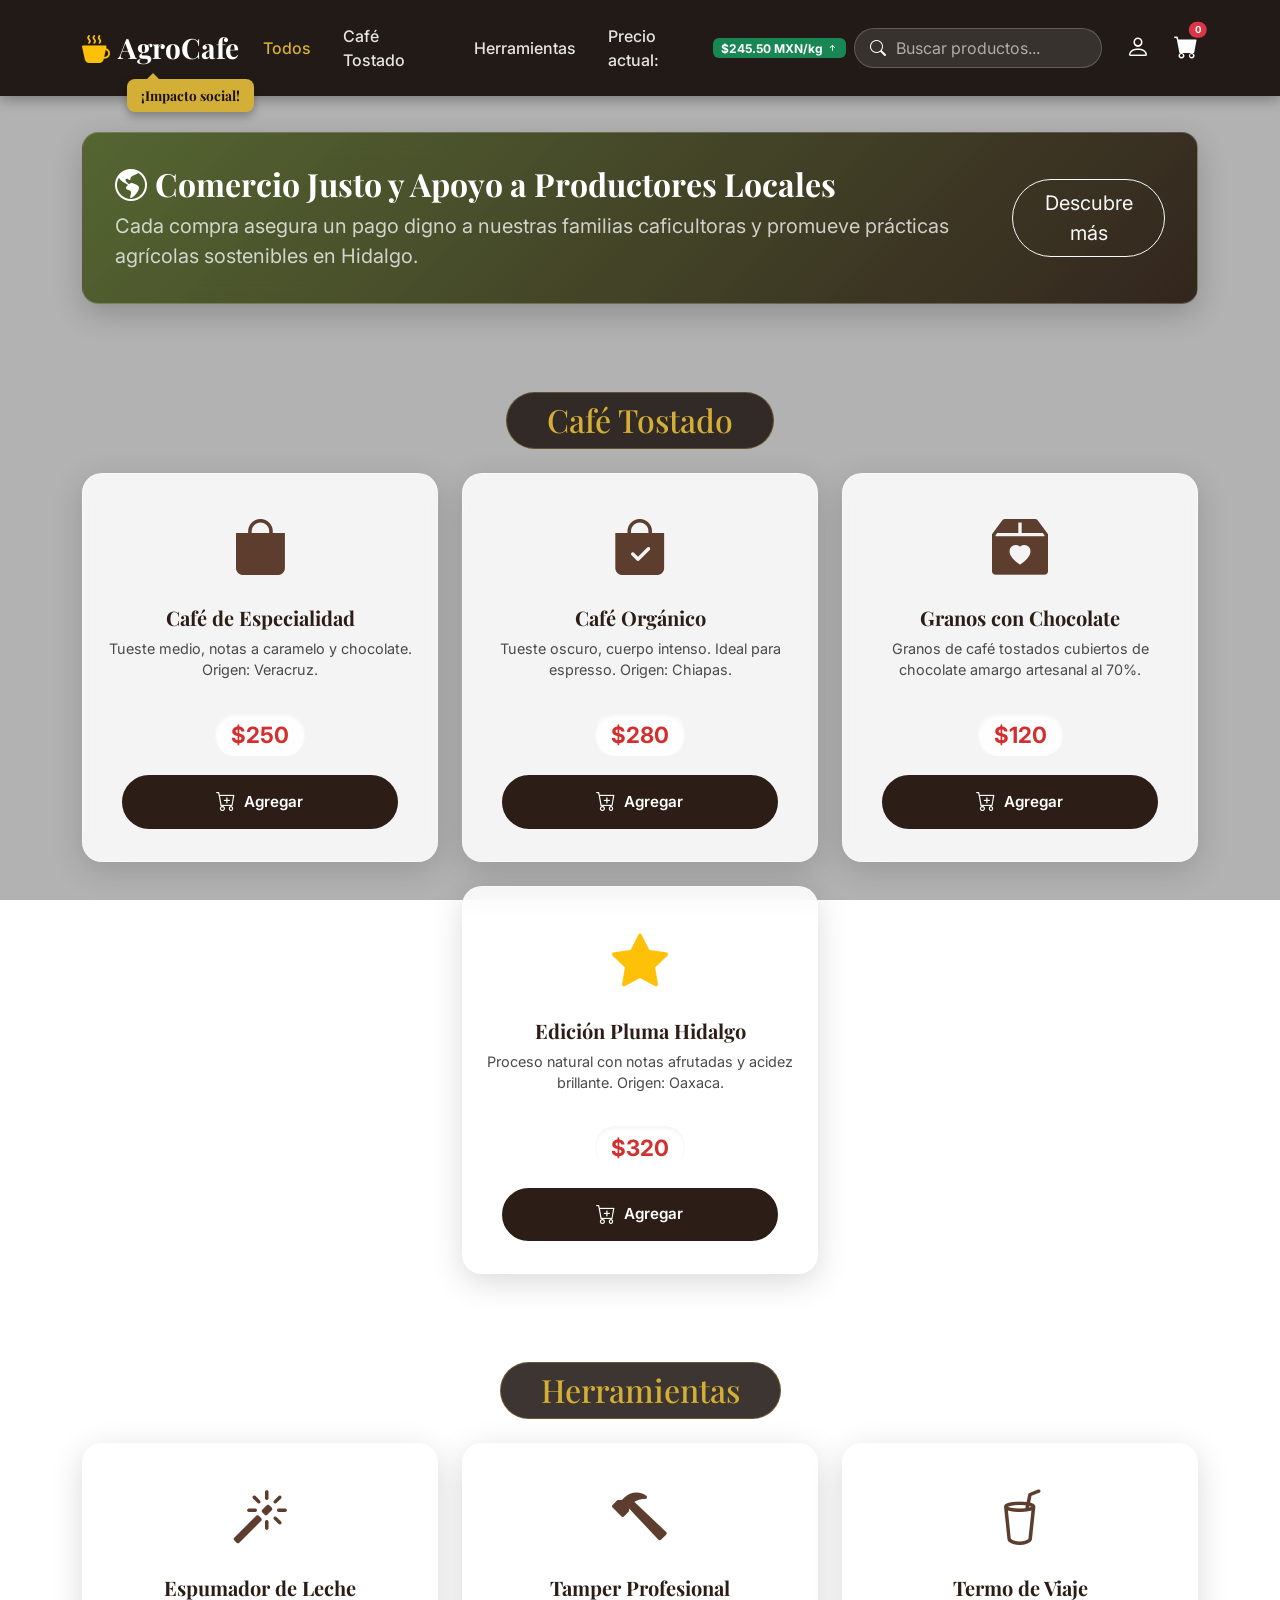
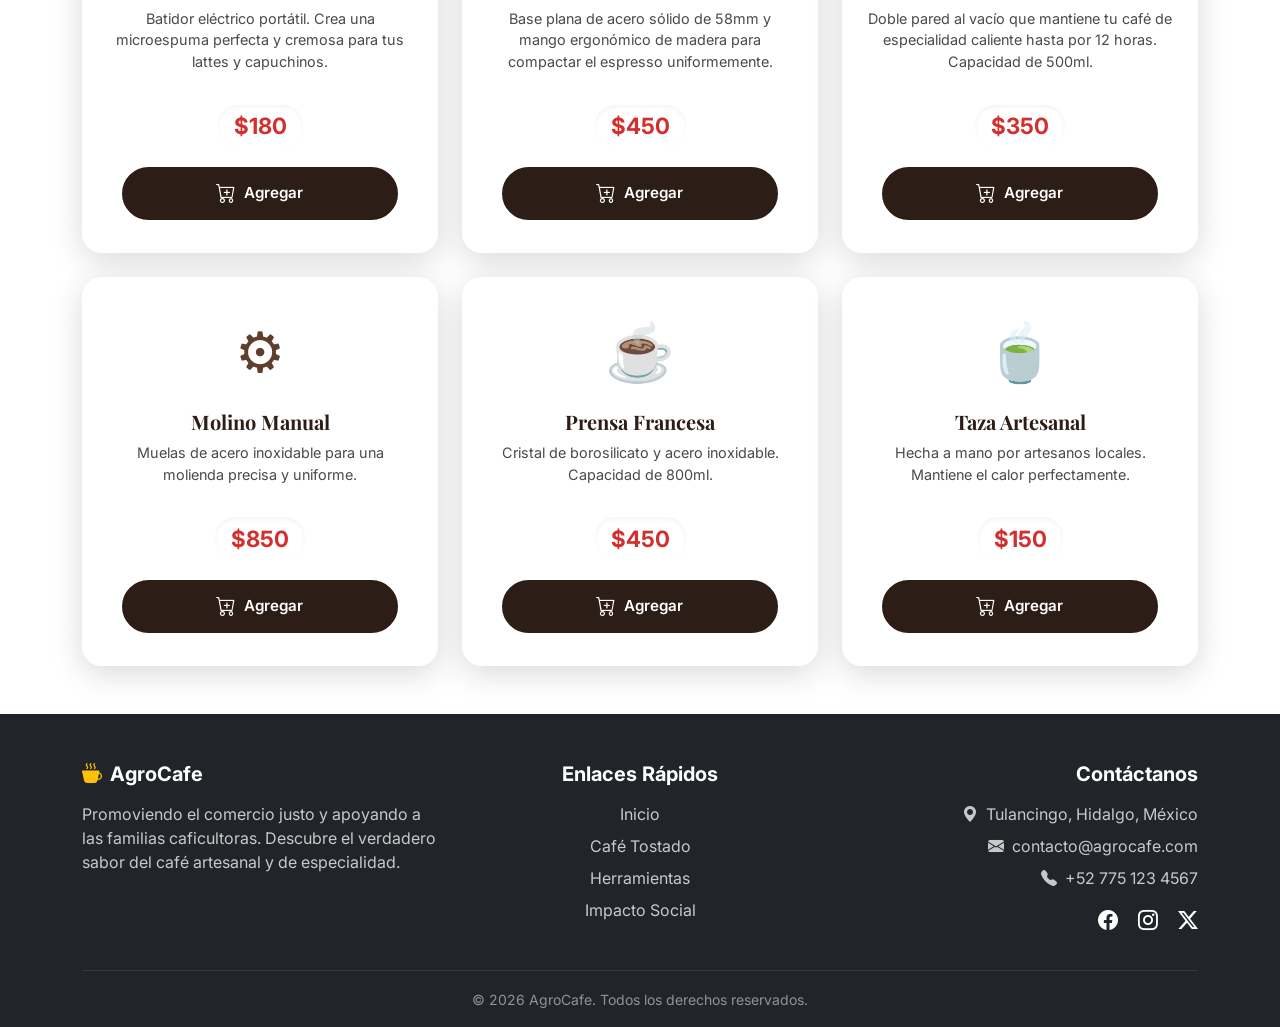
<file: index.html>
<!DOCTYPE html>
<html lang="es">

<head>
    <meta charset="utf-8">
    <meta name="viewport" content="width=device-width, initial-scale=1">
    <title>AgroOfelia | Café y Comercio Justo</title>
    <link rel="icon" href="img/coffee-bean.ico" type="image/jpg" />
    <link href="https://cdn.jsdelivr.net/npm/bootstrap@5.3.2/dist/css/bootstrap.min.css" rel="stylesheet">
    <link rel="preconnect" href="https://fonts.googleapis.com">
    <link rel="preconnect" href="https://fonts.gstatic.com" crossorigin>
    <link href="https://fonts.googleapis.com/css2?family=Playfair+Display:wght@600;700&family=Inter:wght@400;500;600&display=swap" rel="stylesheet">
    <link rel="stylesheet" href="https://cdn.jsdelivr.net/npm/bootstrap-icons@1.11.1/font/bootstrap-icons.css">
    <link rel="stylesheet" href="style/AgroCafe.css">
</head>

<body>
    <div class="bg-overlay"></div>
    <header id="inicio">
        <nav class="navbar navbar-expand-lg navbar-dark navbar-custom py-3 fixed-top">
            <div class="container">
                <!-- Marca -->
                <a class="navbar-brand fs-3 fw-bold position-relative" href="#" onclick="window.location.href='impacto Social.html'" style="cursor: pointer;">
                    <i class="bi bi-cup-hot-fill text-warning me-2"></i>AgroCafe
                    <span class="burbuja-historia">¡Impacto social!</span>
                </a>

                <!-- Botón móvil -->
                <button class="navbar-toggler" type="button" data-bs-toggle="collapse" data-bs-target="#navbarContenido" aria-controls="navbarContenido" aria-expanded="false" aria-label="Navegación móvil">
                    <span class="navbar-toggler-icon"></span>
                </button>

                <!-- Enlaces y Controles -->
                <div class="collapse navbar-collapse" id="navbarContenido">
                    <ul class="navbar-nav mx-auto mb-2 mb-lg-0 gap-3 align-items-lg-center">
                        <li class="nav-item">
                            <a class="nav-link active" href="#" onclick="filtrarCategoria('Todos')">Todos</a>
                        </li>
                        <li class="nav-item">
                            <a class="nav-link" href="#cafe-tostado" onclick="filtrarCategoria('Café Tostado')">Café Tostado</a>
                        </li>
                        <li class="nav-item">
                            <a class="nav-link" href="#herramientas" onclick="filtrarCategoria('Herramientas')">Herramientas</a>
                        </li>
                        
                        <!-- PRECIO ACTUAL CON INDICADOR DINÁMICO -->
                        <li class="nav-item">
                            <a class="nav-link d-flex align-items-center gap-1" href="https://mx.investing.com/commodities/us-coffee-c" target="_blank" title="Ver cotización de mercado">
                                Precio actual: 
                                <span id="precio-cafe-ticker" class="badge bg-success ms-1 fs-7">
                                    $245.50 MXN/kg <i class="bi bi-arrow-up-short"></i>
                                </span>
                            </a>
                        </li>
                    </ul>

                    <!-- Buscador, Usuario y Carrito -->
                    <div class="d-flex align-items-center gap-4">
                        <div class="search-wrapper">
                            <i class="bi bi-search text-white"></i>
                            <input type="search" id="buscador" placeholder="Buscar productos..." onkeyup="buscarProducto()">
                        </div>

                        <!-- Icono de Registro/Perfil -->
                        <a href="registro.html" class="text-white" aria-label="Registrarse o Iniciar sesión" title="Registro / Perfil">
                            <i class="bi bi-person fs-4"></i>
                        </a>

                        <!-- Botón que abre el carrito -->
                        <a href="#ventanaCarrito" data-bs-toggle="offcanvas" role="button" aria-controls="ventanaCarrito" class="text-white position-relative" aria-label="Carrito de compras" title="Carrito" style="cursor: pointer;">
                            <i class="bi bi-cart-fill fs-4"></i>
                            <span id="contador-carrito" class="position-absolute top-0 start-100 translate-middle badge rounded-pill bg-danger" style="font-size: 0.6rem;">
                                0
                            </span>
                        </a>
                    </div>
                </div>
            </div>
        </nav>
    </header>
    
    <main class="container" style="margin-top: 100px; flex-grow: 1;">
        <!-- Banner de Impacto Social -->
        <section id="impacto" class="social-banner text-center text-md-start d-flex flex-column flex-md-row align-items-center justify-content-between mb-5">
            <div class="mb-3 mb-md-0">
                <h2 class="fw-bold mb-2"><i class="bi bi-globe-americas me-2"></i>Comercio Justo y Apoyo a Productores Locales</h2>
                <p class="mb-0 fs-5 opacity-75">Cada compra asegura un pago digno a nuestras familias caficultoras y promueve prácticas agrícolas sostenibles en Hidalgo.</p>
            </div>
            <button class="btn btn-outline-light btn-lg rounded-pill px-4" onclick="window.location.href='comercioJusto.html'">Descubre más</button>
        </section>

        <!-- Mensaje sin resultados -->
        <div id="sin-resultado" class="alert alert-warning text-center fw-bold d-none shadow-sm" role="alert">
            <i class="bi bi-emoji-frown me-2"></i> No existen productos con ese nombre.
        </div>

        <section class="catalogo pb-5">

            <!-- Categoría: Café Tostado -->
            <div class="text-center categoria-seccion" data-categoria="Café Tostado">
                <h2 id="cafe-tostado" class="category-title">Café Tostado</h2>
                <div class="row g-4 justify-content-center">

                    <div class="col-12 col-md-6 col-lg-4 producto-item" data-nombre="Café de Especialidad Tueste Medio">
                        <article class="glass-card">
                            <div class="icono"><i class="bi bi-bag-fill"></i></div>
                            <h3>Café de Especialidad</h3>
                            <p>Tueste medio, notas a caramelo y chocolate. Origen: Veracruz.</p>
                            <span class="precio">$250</span>
                            <button class="btn-agregar" onclick="agregarAlCarrito(this)">
                                <i class="bi bi-cart-plus fs-5 me-2"></i> Agregar
                            </button>
                        </article>
                    </div>

                    <div class="col-12 col-md-6 col-lg-4 producto-item" data-nombre="Café Orgánico Tueste Oscuro">
                        <article class="glass-card">
                            <div class="icono"><i class="bi bi-bag-check-fill"></i></div>
                            <h3>Café Orgánico</h3>
                            <p>Tueste oscuro, cuerpo intenso. Ideal para espresso. Origen: Chiapas.</p>
                            <span class="precio">$280</span>
                            <button class="btn-agregar" onclick="agregarAlCarrito(this)">
                                <i class="bi bi-cart-plus fs-5 me-2"></i> Agregar
                            </button>
                        </article>
                    </div>

                    <div class="col-12 col-md-6 col-lg-4 producto-item" data-nombre="Granos con Chocolate">
                        <article class="glass-card">
                            <div class="icono"><i class="bi bi-box2-heart-fill"></i></div>
                            <h3>Granos con Chocolate</h3>
                            <p>Granos de café tostados cubiertos de chocolate amargo artesanal al 70%.</p>
                            <span class="precio">$120</span>
                            <button class="btn-agregar" onclick="agregarAlCarrito(this)">
                                <i class="bi bi-cart-plus fs-5 me-2"></i> Agregar
                            </button>
                        </article>
                    </div>
                    
                    <div class="col-12 col-md-6 col-lg-4 producto-item" data-nombre="Café Edición Pluma Hidalgo">
                        <article class="glass-card">
                            <div class="icono"><i class="bi bi-star-fill text-warning"></i></div>
                            <h3>Edición Pluma Hidalgo</h3>
                            <p>Proceso natural con notas afrutadas y acidez brillante. Origen: Oaxaca.</p>
                            <span class="precio">$320</span>
                            <button class="btn-agregar" onclick="agregarAlCarrito(this)">
                                <i class="bi bi-cart-plus fs-5 me-2"></i> Agregar
                            </button>
                        </article>
                    </div>

                </div>
            </div>

            <!-- Categoría: Herramientas y Accesorios -->
            <div class="text-center categoria-seccion mt-5" data-categoria="Herramientas">
                <h2 id="herramientas" class="category-title">Herramientas</h2>
                <div class="row g-4 justify-content-center">
                    <div class="col-12 col-md-6 col-lg-4 producto-item" data-nombre="Espumador de Leche Portátil">
                        <article class="glass-card">
                            <div class="icono"><i class="bi bi-magic"></i></div>
                            <h3>Espumador de Leche</h3>
                            <p>Batidor eléctrico portátil. Crea una microespuma perfecta y cremosa para tus lattes y capuchinos.</p>
                            <span class="precio">$180</span>
                            <button class="btn-agregar" onclick="agregarAlCarrito(this)">
                                <i class="bi bi-cart-plus fs-5 me-2"></i> Agregar
                            </button>
                        </article>
                    </div>

                    <div class="col-12 col-md-6 col-lg-4 producto-item" data-nombre="Tamper de Acero Inoxidable">
                        <article class="glass-card">
                            <div class="icono"><i class="bi bi-hammer"></i></div>
                            <h3>Tamper Profesional</h3>
                            <p>Base plana de acero sólido de 58mm y mango ergonómico de madera para compactar el espresso uniformemente.</p>
                            <span class="precio">$450</span>
                            <button class="btn-agregar" onclick="agregarAlCarrito(this)">
                                <i class="bi bi-cart-plus fs-5 me-2"></i> Agregar
                            </button>
                        </article>
                    </div>

                    <div class="col-12 col-md-6 col-lg-4 producto-item" data-nombre="Termo Metálico de Viaje">
                        <article class="glass-card">
                            <div class="icono"><i class="bi bi-cup-straw"></i></div>
                            <h3>Termo de Viaje</h3>
                            <p>Doble pared al vacío que mantiene tu café de especialidad caliente hasta por 12 horas. Capacidad de 500ml.</p>
                            <span class="precio">$350</span>
                            <button class="btn-agregar" onclick="agregarAlCarrito(this)">
                                <i class="bi bi-cart-plus fs-5 me-2"></i> Agregar
                            </button>
                        </article>
                    </div>

                    <div class="col-12 col-md-6 col-lg-4 producto-item" data-nombre="Molino Manual de Acero">
                        <article class="glass-card">
                            <div class="icono">⚙</div>
                            <h3>Molino Manual</h3>
                            <p>Muelas de acero inoxidable para una molienda precisa y uniforme.</p>
                            <span class="precio">$850</span>
                            <button class="btn-agregar" onclick="agregarAlCarrito(this)">
                                <i class="bi bi-cart-plus fs-5 me-2"></i> Agregar
                            </button>
                        </article>
                    </div>

                    <div class="col-12 col-md-6 col-lg-4 producto-item" data-nombre="Prensa Francesa">
                        <article class="glass-card">
                            <div class="icono">☕</div>
                            <h3>Prensa Francesa</h3>
                            <p>Cristal de borosilicato y acero inoxidable. Capacidad de 800ml.</p>
                            <span class="precio">$450</span>
                            <button class="btn-agregar" onclick="agregarAlCarrito(this)">
                                <i class="bi bi-cart-plus fs-5 me-2"></i> Agregar
                            </button>
                        </article>
                    </div>

                    <div class="col-12 col-md-6 col-lg-4 producto-item" data-nombre="Taza de Cerámica Artesanal">
                        <article class="glass-card">
                            <div class="icono">🍵</div>
                            <h3>Taza Artesanal</h3>
                            <p>Hecha a mano por artesanos locales. Mantiene el calor perfectamente.</p>
                            <span class="precio">$150</span>
                            <button class="btn-agregar" onclick="agregarAlCarrito(this)">
                                <i class="bi bi-cart-plus fs-5 me-2"></i> Agregar
                            </button>
                        </article>
                    </div>

                </div>
            </div>

        </section>
    </main>

    <!-- INICIO DEL FOOTER -->
    <footer class="bg-dark text-white pt-5 pb-3 mt-auto">
        <div class="container">
            <div class="row">
                <!-- Sección de Información / Marca -->
                <div class="col-12 col-md-4 mb-4 text-center text-md-start">
                    <h5 class="fw-bold mb-3">
                        <i class="bi bi-cup-hot-fill text-warning me-2"></i>AgroCafe
                    </h5>
                    <p class="opacity-75">
                        Promoviendo el comercio justo y apoyando a las familias caficultoras. Descubre el verdadero sabor del café artesanal y de especialidad.
                    </p>
                </div>
                
                <!-- Enlaces Rápidos -->
                <div class="col-12 col-md-4 mb-4 text-center">
                    <h5 class="fw-bold mb-3">Enlaces Rápidos</h5>
                    <ul class="list-unstyled">
                        <li class="mb-2"><a href="#inicio" class="text-white text-decoration-none opacity-75">Inicio</a></li>
                        <li class="mb-2"><a href="#cafe-tostado" class="text-white text-decoration-none opacity-75">Café Tostado</a></li>
                        <li class="mb-2"><a href="#herramientas" class="text-white text-decoration-none opacity-75">Herramientas</a></li>
                        <li class="mb-2"><a href="Impacto.html" class="text-white text-decoration-none opacity-75">Impacto Social</a></li>
                    </ul>
                </div>

                <!-- Información de Contacto -->
                <div class="col-12 col-md-4 mb-4 text-center text-md-end">
                    <h5 class="fw-bold mb-3">Contáctanos</h5>
                    <ul class="list-unstyled opacity-75 mb-3">
                        <li class="mb-2"><i class="bi bi-geo-alt-fill me-2"></i>Tulancingo, Hidalgo, México</li>
                        <li class="mb-2"><i class="bi bi-envelope-fill me-2"></i>contacto@agrocafe.com</li>
                        <li class="mb-2"><i class="bi bi-telephone-fill me-2"></i>+52 775 123 4567</li>
                    </ul>
                    <!-- Redes Sociales -->
                    <div>
                        <a href="https://www.facebook.com/FincaOfelia?locale=es_LA" class="text-white me-3 fs-5" aria-label="Facebook"><i class="bi bi-facebook"></i></a>
                        <a href="https://www.instagram.com/FincaOfelia?locale=es_LA" class="text-white me-3 fs-5" aria-label="Instagram"><i class="bi bi-instagram"></i></a>
                        <a href="https://twitter.com/FincaOfelia" class="text-white fs-5" aria-label="Twitter"><i class="bi bi-twitter-x"></i></a>
                    </div>
                </div>
            </div>
            
            <hr class="mt-2 mb-3 border-secondary">
            
            <!-- Derechos de autor -->
            <div class="text-center opacity-50">
                <small>&copy; 2026 AgroCafe. Todos los derechos reservados.</small>
            </div>
        </div>
    </footer>
    <!-- FIN DEL FOOTER -->

    <!-- Ventana Lateral del Carrito -->
    <div class="offcanvas offcanvas-end" tabindex="-1" id="ventanaCarrito" aria-labelledby="tituloCarrito">
        <div class="offcanvas-header border-bottom">
            <h5 class="offcanvas-title fw-bold" id="tituloCarrito">
                <i class="bi bi-cart3 me-2"></i>Tu Carrito
            </h5>
            <button type="button" class="btn-close" data-bs-dismiss="offcanvas" aria-label="Cerrar"></button>
        </div>
        <div class="offcanvas-body d-flex flex-column">

            <!-- Contenido del carrito -->
            <div id="contenido-carrito" class="flex-grow-1 overflow-auto">
                <div class="text-center mt-5 text-muted">
                    <i class="bi bi-basket fs-1"></i>
                    <p class="mt-3">Tu carrito está vacío.</p>
                </div>
            </div>

            <!-- Sección de Totales y Botón de Pagar -->
            <div class="border-top pt-3 mt-auto">
                <div class="d-flex justify-content-between text-muted mb-1">
                    <span>Subtotal:</span>
                    <span id="carrito-subtotal">$0.00</span>
                </div>
                <div class="d-flex justify-content-between text-muted mb-2">
                    <span>IVA (16%):</span>
                    <span id="carrito-iva">$0.00</span>
                </div>
                <div class="d-flex justify-content-between fw-bold mb-3 fs-5 text-dark">
                    <span>Total:</span>
                    <span id="carrito-total">$0.00</span>
                </div>
                <button class="btn btn-dark w-100 rounded-pill py-2" onclick="alert('Próximamente: Pasarela de pago')">
                    Proceder al pago
                </button>
            </div>
        </div>
    </div>
    
    <!-- Bootstrap Bundle JS -->
    <script src="https://cdn.jsdelivr.net/npm/bootstrap@5.3.2/dist/js/bootstrap.bundle.min.js"></script>
    
    <!-- Script externo JS -->
    <script src="js/AgroCafe.js"></script>

    <!-- SCRIPT DEL PRECIO DINÁMICO DEL CAFÉ -->
    <script>
        function actualizarPrecioCafe() {
            const badgePrecio = document.getElementById('precio-cafe-ticker');
            if (!badgePrecio) return;

            let precioBase = 245.50;
            let variacion = (Math.random() * 3 - 1.5); // Variación entre -1.50 y +1.50
            let nuevoPrecio = (precioBase + variacion).toFixed(2);

            if (parseFloat(nuevoPrecio) >= precioBase) {
                badgePrecio.className = 'badge bg-success ms-1 fs-7';
                badgePrecio.innerHTML = `$${nuevoPrecio} MXN/kg <i class="bi bi-arrow-up-short"></i>`;
            } else {
                badgePrecio.className = 'badge bg-danger ms-1 fs-7';
                badgePrecio.innerHTML = `$${nuevoPrecio} MXN/kg <i class="bi bi-arrow-down-short"></i>`;
            }
        }

        // Actualizar cada 4 segundos
        setInterval(actualizarPrecioCafe, 4000);
    </script>
</body>
</html>
</file>
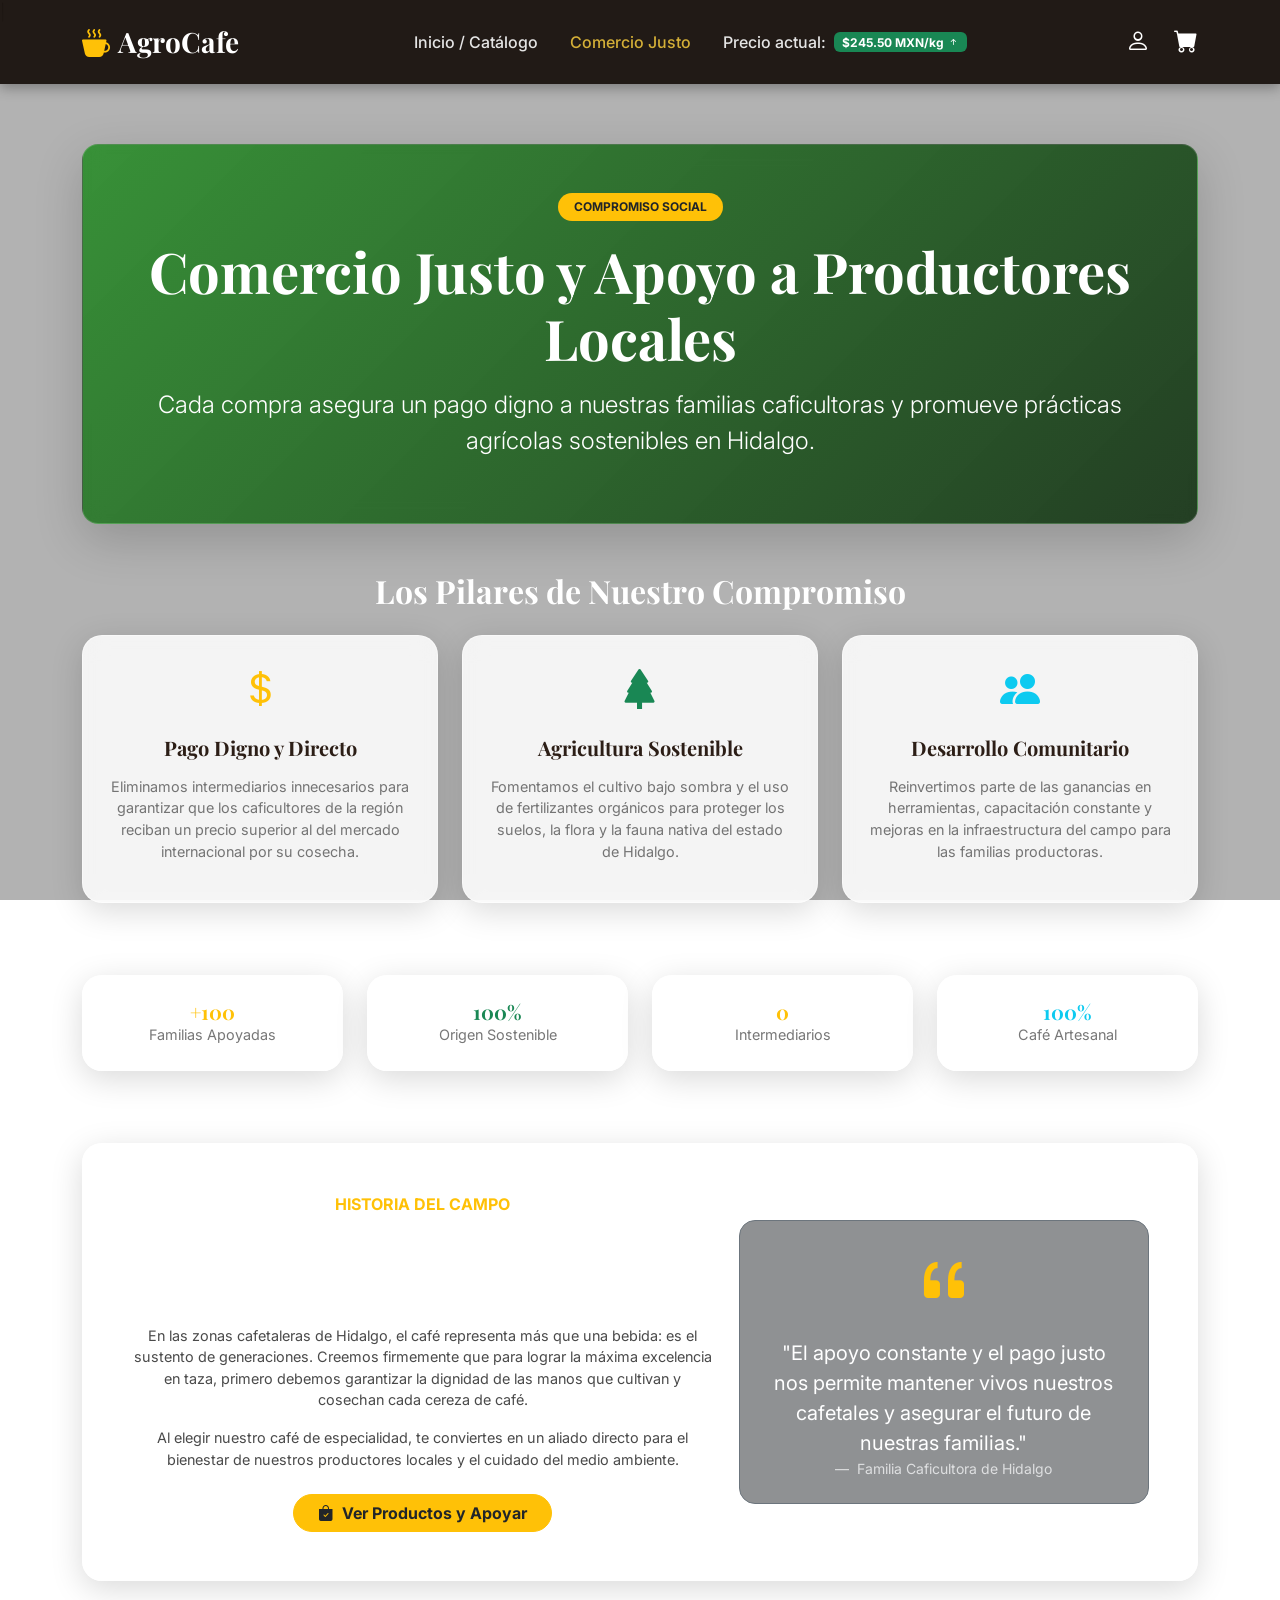
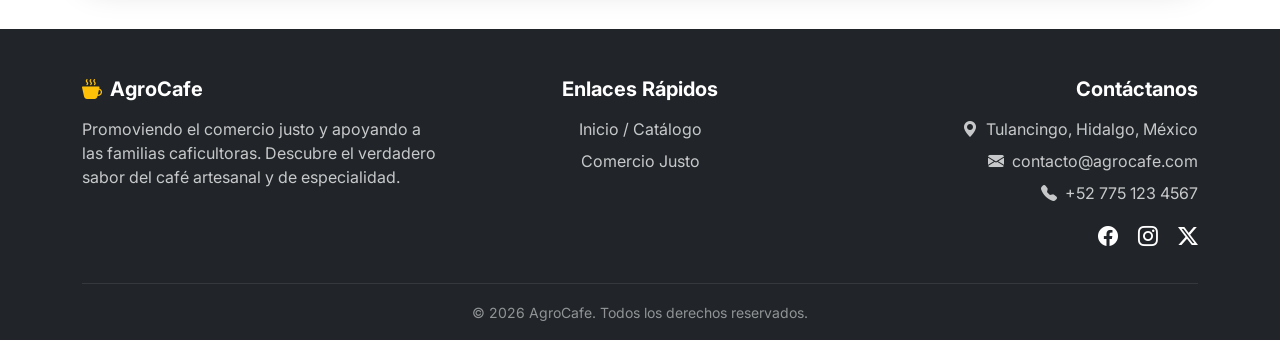
<file: comercioJusto.html>
<!DOCTYPE html>
<html lang="es">

<head>
    <meta charset="utf-8">
    <meta name="viewport" content="width=device-width, initial-scale=1">
    <title>Comercio Justo | AgroCafe</title>
    <link rel="icon" href="img/coffee-bean.ico" type="image/jpg" />
    <link href="https://cdn.jsdelivr.net/npm/bootstrap@5.3.2/dist/css/bootstrap.min.css" rel="stylesheet">
    <link rel="preconnect" href="https://fonts.googleapis.com">
    <link rel="preconnect" href="https://fonts.gstatic.com" crossorigin>
    <link href="https://fonts.googleapis.com/css2?family=Playfair+Display:wght@600;700&family=Inter:wght@400;500;600&display=swap" rel="stylesheet">
    <link rel="stylesheet" href="https://cdn.jsdelivr.net/npm/bootstrap-icons@1.11.1/font/bootstrap-icons.css">
    <link rel="stylesheet" href="style/AgroCafe.css">
</head>

<body>
    <div class="bg-overlay"></div>|
    <header id="inicio">
        <nav class="navbar navbar-expand-lg navbar-dark navbar-custom py-3 fixed-top">
            <div class="container">
                <a class="navbar-brand fs-3 fw-bold position-relative" href="Index.html">
                    <i class="bi bi-cup-hot-fill text-warning me-2"></i>AgroCafe
                </a>

                <button class="navbar-toggler" type="button" data-bs-toggle="collapse" data-bs-target="#navbarContenido" aria-controls="navbarContenido" aria-expanded="false" aria-label="Navegación móvil">
                    <span class="navbar-toggler-icon"></span>
                </button>

                <div class="collapse navbar-collapse" id="navbarContenido">
                    <ul class="navbar-nav mx-auto mb-2 mb-lg-0 gap-3 align-items-lg-center">
                        <li class="nav-item">
                            <a class="nav-link" href="index.html">Inicio / Catálogo</a>
                        </li>
                        <li class="nav-item">
                            <a class="nav-link active" href="comercioJusto.html">Comercio Justo</a>
                        </li>
                        <li class="nav-item">
                            <a class="nav-link d-flex align-items-center gap-1" href="https://mx.investing.com/commodities/us-coffee-c" target="_blank" title="Ver cotización de mercado">
                                Precio actual: 
                                <span id="precio-cafe-ticker" class="badge bg-success ms-1 fs-7">
                                    $245.50 MXN/kg <i class="bi bi-arrow-up-short"></i>
                                </span>
                            </a>
                        </li>
                    </ul>

                    <div class="d-flex align-items-center gap-4">
                        <a href="registro.html" class="text-white" title="Registro / Perfil">
                            <i class="bi bi-person fs-4"></i>
                        </a>
                        <a href="AgroCafe.html#ventanaCarrito" class="text-white position-relative" title="Carrito">
                            <i class="bi bi-cart-fill fs-4"></i>
                        </a>
                    </div>
                </div>
            </div>
        </nav>
    </header>

    <!-- CONTENIDO PRINCIPAL -->
    <main class="container" style="margin-top: 120px; flex-grow: 1;">

        <!-- HERO BANNER -->
        <section class="text-center text-white py-5 mb-5 rounded-4 shadow-lg position-relative overflow-hidden" style="background: linear-gradient(135deg, rgba(34,139,34,0.85), rgba(20,50,20,0.9)); backdrop-filter: blur(10px); border: 1px solid rgba(255,255,255,0.15);">
            <div class="container px-4">
                <span class="badge bg-warning text-dark px-3 py-2 rounded-pill fw-bold mb-3 text-uppercase fs-7">Compromiso Social</span>
                <h1 class="display-4 fw-bold mb-3">Comercio Justo y Apoyo a Productores Locales</h1>
                <p class="lead max-w-75 mx-auto opacity-90 fs-4">
                    Cada compra asegura un pago digno a nuestras familias caficultoras y promueve prácticas agrícolas sostenibles en Hidalgo.
                </p>
            </div>
        </section>

        <!-- PILARES DE IMPACTO -->
        <section class="mb-5">
            <h2 class="text-center text-white fw-bold mb-4">Los Pilares de Nuestro Compromiso</h2>
            <div class="row g-4">
                
                <div class="col-12 col-md-4">
                    <article class="glass-card text-center p-4 h-100">
                        <div class="icono mb-3 text-warning fs-1"><i class="bi bi-currency-dollar"></i></div>
                        <h3 class="fw-bold mb-3">Pago Digno y Directo</h3>
                        <p class="opacity-75">Eliminamos intermediarios innecesarios para garantizar que los caficultores de la región reciban un precio superior al del mercado internacional por su cosecha.</p>
                    </article>
                </div>

                <div class="col-12 col-md-4">
                    <article class="glass-card text-center p-4 h-100">
                        <div class="icono mb-3 text-success fs-1"><i class="bi bi-tree-fill"></i></div>
                        <h3 class="fw-bold mb-3">Agricultura Sostenible</h3>
                        <p class="opacity-75">Fomentamos el cultivo bajo sombra y el uso de fertilizantes orgánicos para proteger los suelos, la flora y la fauna nativa del estado de Hidalgo.</p>
                    </article>
                </div>

                <div class="col-12 col-md-4">
                    <article class="glass-card text-center p-4 h-100">
                        <div class="icono mb-3 text-info fs-1"><i class="bi bi-people-fill"></i></div>
                        <h3 class="fw-bold mb-3">Desarrollo Comunitario</h3>
                        <p class="opacity-75">Reinvertimos parte de las ganancias en herramientas, capacitación constante y mejoras en la infraestructura del campo para las familias productoras.</p>
                    </article>
                </div>

            </div>
        </section>

        <!-- CIFRAS DE IMPACTO (MÉTRICAS) -->
        <section class="my-5 py-4">
            <div class="row g-4 text-center">
                <div class="col-6 col-md-3">
                    <div class="glass-card py-4">
                        <h3 class="display-5 fw-bold text-warning mb-0">+100</h3>
                        <p class="mb-0 opacity-75">Familias Apoyadas</p>
                    </div>
                </div>
                <div class="col-6 col-md-3">
                    <div class="glass-card py-4">
                        <h3 class="display-5 fw-bold text-success mb-0">100%</h3>
                        <p class="mb-0 opacity-75">Origen Sostenible</p>
                    </div>
                </div>
                <div class="col-6 col-md-3">
                    <div class="glass-card py-4">
                        <h3 class="display-5 fw-bold text-warning mb-0">0</h3>
                        <p class="mb-0 opacity-75">Intermediarios</p>
                    </div>
                </div>
                <div class="col-6 col-md-3">
                    <div class="glass-card py-4">
                        <h3 class="display-5 fw-bold text-info mb-0">100%</h3>
                        <p class="mb-0 opacity-75">Café Artesanal</p>
                    </div>
                </div>
            </div>
        </section>

        <!-- TESTIMONIO / HISTORIA -->
        <section class="glass-card p-4 p-md-5 my-5 text-white">
            <div class="row align-items-center g-4">
                <div class="col-12 col-lg-7">
                    <span class="text-warning fw-bold text-uppercase fs-7">Historia del Campo</span>
                    <h2 class="fw-bold my-3">De la parcela a tu taza con transparencia total</h2>
                    <p class="opacity-85">
                        En las zonas cafetaleras de Hidalgo, el café representa más que una bebida: es el sustento de generaciones. Creemos firmemente que para lograr la máxima excelencia en taza, primero debemos garantizar la dignidad de las manos que cultivan y cosechan cada cereza de café.
                    </p>
                    <p class="opacity-85">
                        Al elegir nuestro café de especialidad, te conviertes en un aliado directo para el bienestar de nuestros productores locales y el cuidado del medio ambiente.
                    </p>
                    <a href="AgroCafe.html" class="btn btn-warning text-dark fw-bold rounded-pill px-4 mt-2">
                        <i class="bi bi-bag-check-fill me-2"></i>Ver Productos y Apoyar
                    </a>
                </div>
                <div class="col-12 col-lg-5 text-center">
                    <div class="p-4 rounded-4 border border-secondary bg-dark bg-opacity-50">
                        <i class="bi bi-quote text-warning display-3"></i>
                        <blockquote class="blockquote fs-5 my-3">
                            "El apoyo constante y el pago justo nos permite mantener vivos nuestros cafetales y asegurar el futuro de nuestras familias."
                        </blockquote>
                        <figcaption class="blockquote-footer text-light opacity-75 mb-0">
                            Familia Caficultora de Hidalgo
                        </figcaption>
                    </div>
                </div>
            </div>
        </section>

    </main>

    <!-- FOOTER -->
    <footer class="bg-dark text-white pt-5 pb-3 mt-auto">
        <div class="container">
            <div class="row">
                <div class="col-12 col-md-4 mb-4 text-center text-md-start">
                    <h5 class="fw-bold mb-3">
                        <i class="bi bi-cup-hot-fill text-warning me-2"></i>AgroCafe
                    </h5>
                    <p class="opacity-75">
                        Promoviendo el comercio justo y apoyando a las familias caficultoras. Descubre el verdadero sabor del café artesanal y de especialidad.
                    </p>
                </div>
                
                <div class="col-12 col-md-4 mb-4 text-center">
                    <h5 class="fw-bold mb-3">Enlaces Rápidos</h5>
                    <ul class="list-unstyled">
                        <li class="mb-2"><a href="AgroCafe.html" class="text-white text-decoration-none opacity-75">Inicio / Catálogo</a></li>
                        <li class="mb-2"><a href="ComercioJusto.html" class="text-white text-decoration-none opacity-75">Comercio Justo</a></li>
                    </ul>
                </div>

                <div class="col-12 col-md-4 mb-4 text-center text-md-end">
                    <h5 class="fw-bold mb-3">Contáctanos</h5>
                    <ul class="list-unstyled opacity-75 mb-3">
                        <li class="mb-2"><i class="bi bi-geo-alt-fill me-2"></i>Tulancingo, Hidalgo, México</li>
                        <li class="mb-2"><i class="bi bi-envelope-fill me-2"></i>contacto@agrocafe.com</li>
                        <li class="mb-2"><i class="bi bi-telephone-fill me-2"></i>+52 775 123 4567</li>
                    </ul>
                    <div>
                        <a href="https://www.facebook.com/FincaOfelia?locale=es_LA" class="text-white me-3 fs-5" aria-label="Facebook"><i class="bi bi-facebook"></i></a>
                        <a href="https://www.instagram.com/FincaOfelia?locale=es_LA" class="text-white me-3 fs-5" aria-label="Instagram"><i class="bi bi-instagram"></i></a>
                        <a href="https://twitter.com/FincaOfelia" class="text-white fs-5" aria-label="Twitter"><i class="bi bi-twitter-x"></i></a>
                    </div>
                </div>
            </div>
            
            <hr class="mt-2 mb-3 border-secondary">
            <div class="text-center opacity-50">
                <small>&copy; 2026 AgroCafe. Todos los derechos reservados.</small>
            </div>
        </div>
    </footer>

    <!-- Bootstrap Bundle JS -->
    <script src="https://cdn.jsdelivr.net/npm/bootstrap@5.3.2/dist/js/bootstrap.bundle.min.js"></script>

    <!-- SCRIPT DEL PRECIO DINÁMICO DEL CAFÉ -->
    <script>
        function actualizarPrecioCafe() {
            const badgePrecio = document.getElementById('precio-cafe-ticker');
            if (!badgePrecio) return;

            let precioBase = 245.50;
            let variacion = (Math.random() * 3 - 1.5);
            let nuevoPrecio = (precioBase + variacion).toFixed(2);

            if (parseFloat(nuevoPrecio) >= precioBase) {
                badgePrecio.className = 'badge bg-success ms-1 fs-7';
                badgePrecio.innerHTML = `$${nuevoPrecio} MXN/kg <i class="bi bi-arrow-up-short"></i>`;
            } else {
                badgePrecio.className = 'badge bg-danger ms-1 fs-7';
                badgePrecio.innerHTML = `$${nuevoPrecio} MXN/kg <i class="bi bi-arrow-down-short"></i>`;
            }
        }

        setInterval(actualizarPrecioCafe, 4000);
    </script>
</body>
</html>
</file>
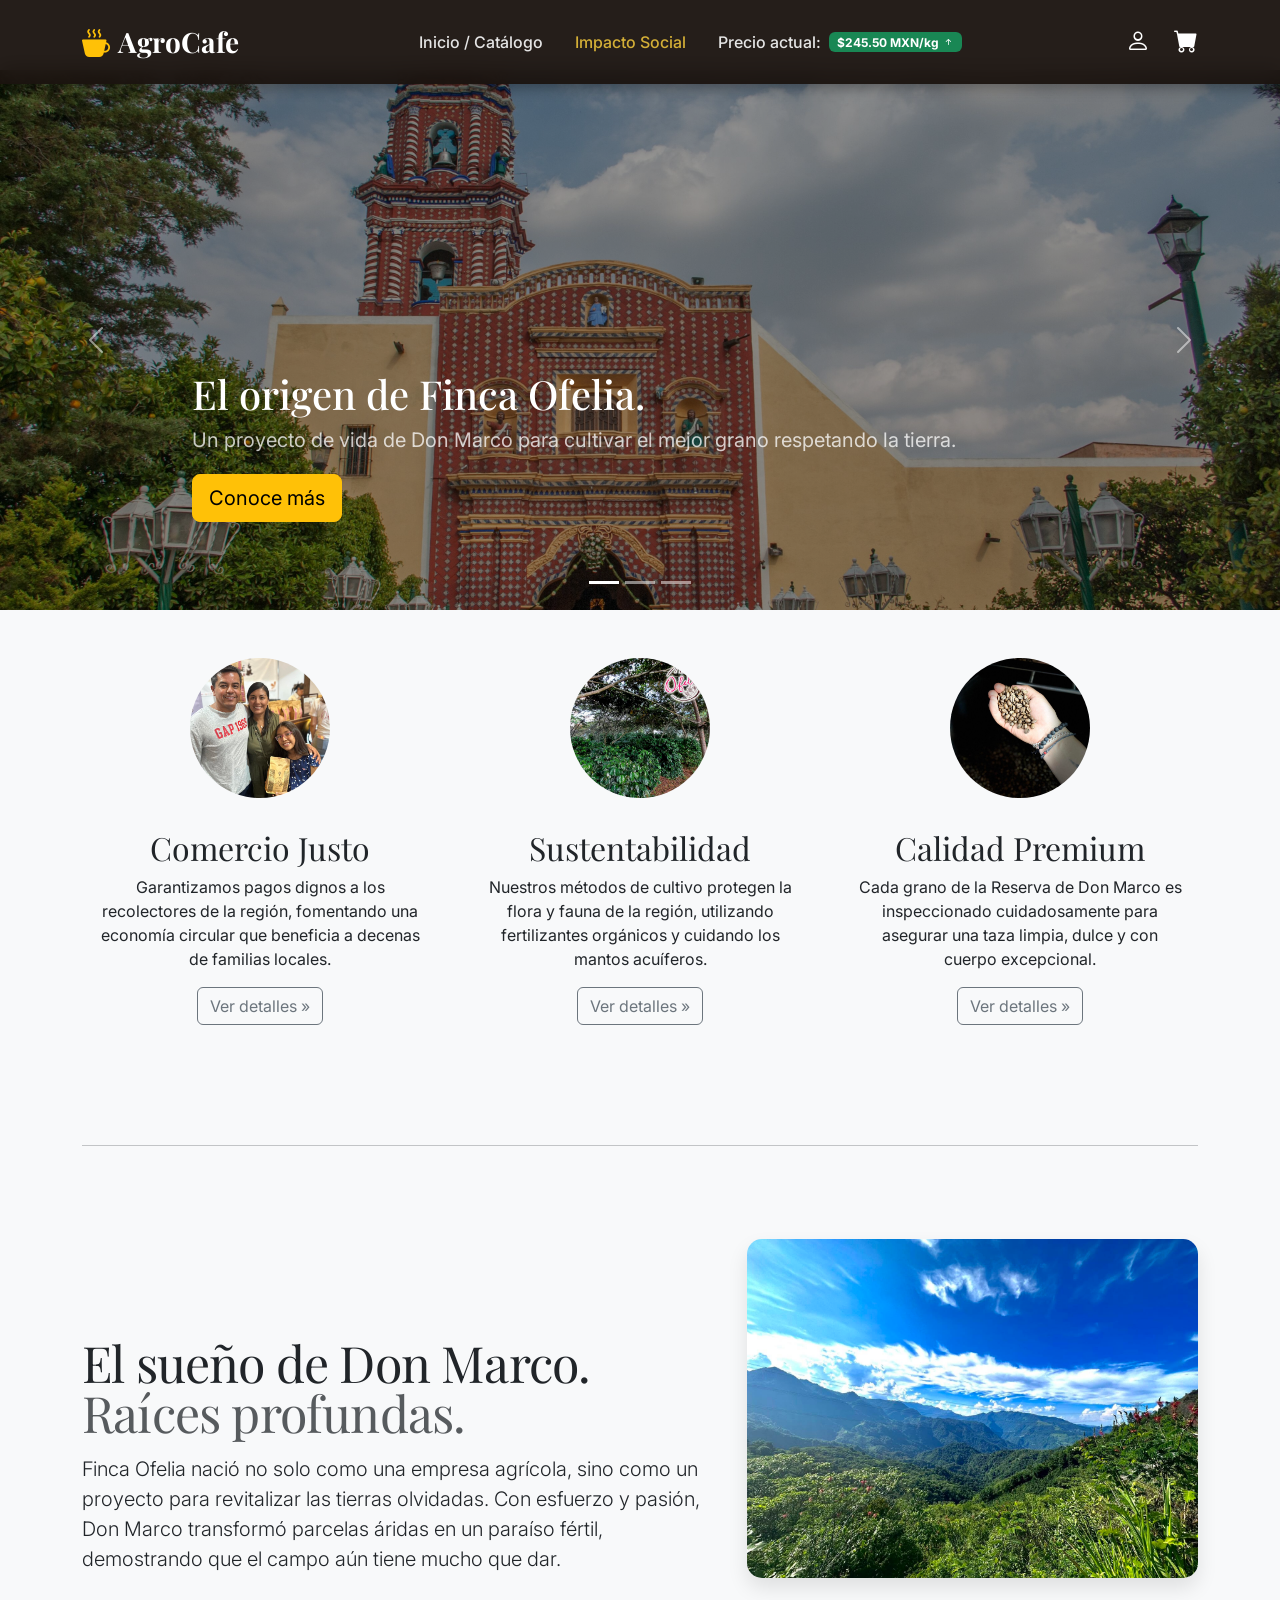
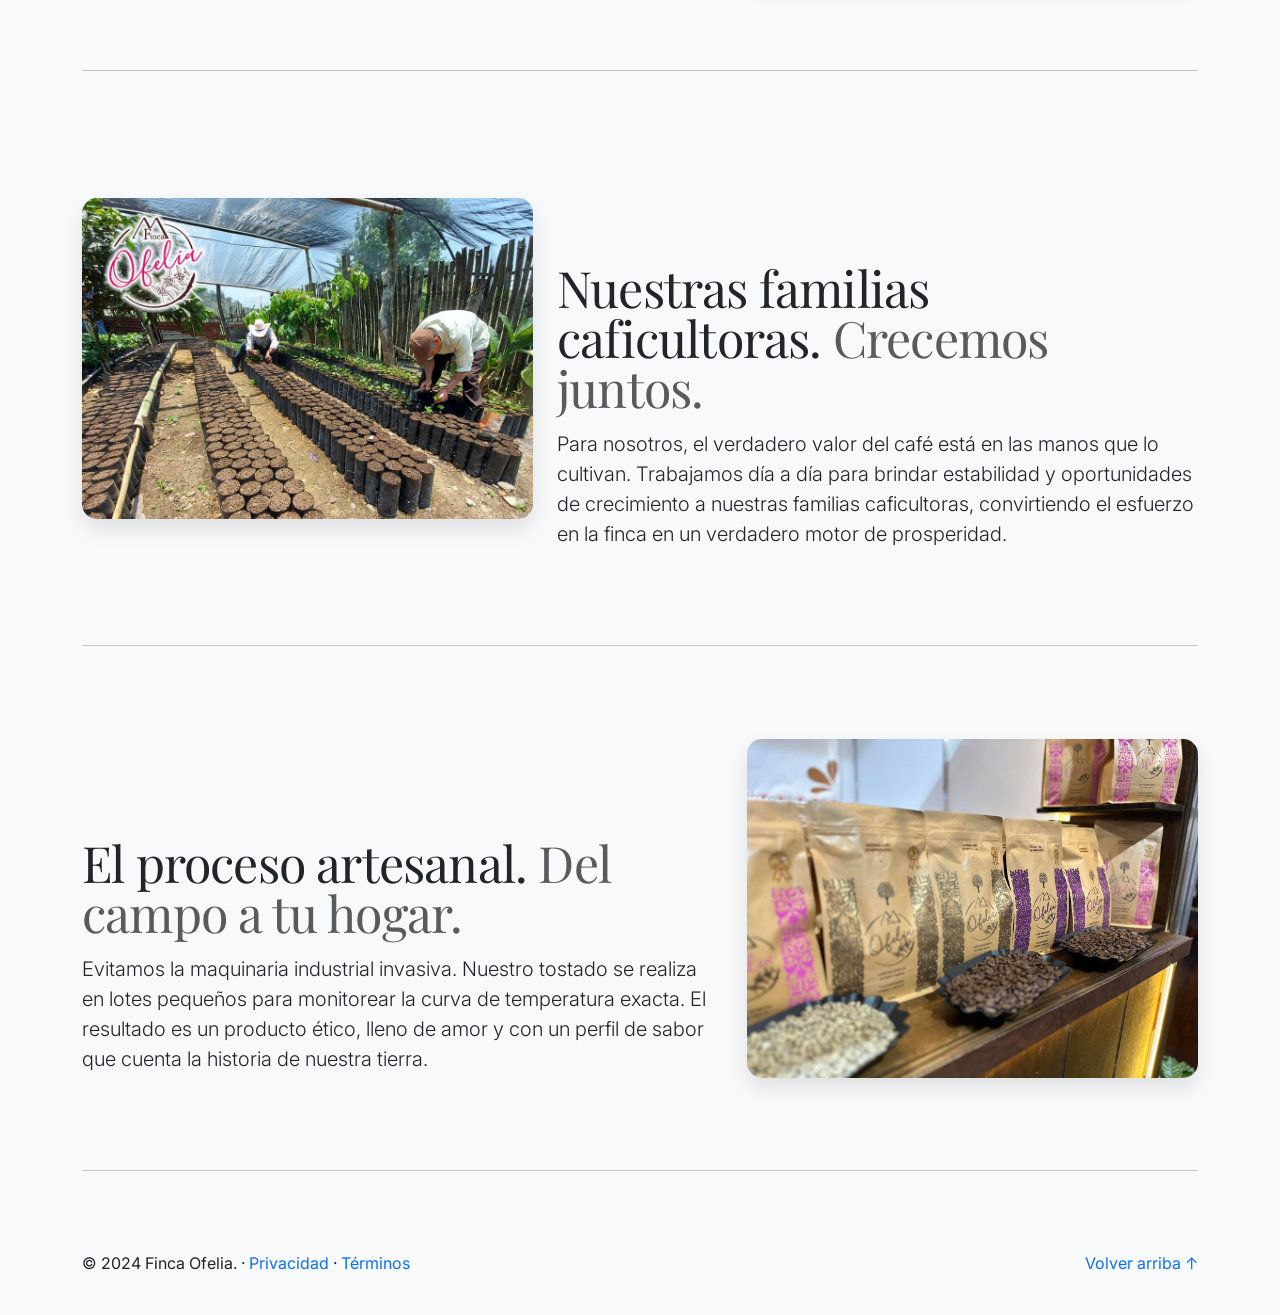
<file: impacto Social.html>
<!DOCTYPE html>
<html lang="es">
<head>
    <meta charset="utf-8">
    <meta name="viewport" content="width=device-width, initial-scale=1">
    <title>Impacto Social | AgroCafe</title>
    <link rel="icon" href="img/coffee-bean.ico" type="image/jpg" />
    <link href="https://cdn.jsdelivr.net/npm/bootstrap@5.3.2/dist/css/bootstrap.min.css" rel="stylesheet">
    <link rel="preconnect" href="https://fonts.googleapis.com">
    <link rel="preconnect" href="https://fonts.gstatic.com" crossorigin>
    <link href="https://fonts.googleapis.com/css2?family=Playfair+Display:wght@600;700&family=Inter:wght@400;500;600&display=swap" rel="stylesheet">
    <link rel="stylesheet" href="https://cdn.jsdelivr.net/npm/bootstrap-icons@1.11.1/font/bootstrap-icons.css">
    <link rel="stylesheet" href="style/AgroCafe.css">
</head>
<body>
    <div class="bg-overlay"></div>
    <header id="inicio">
        <nav class="navbar navbar-expand-lg navbar-dark navbar-custom py-3 fixed-top">
            <div class="container">
                <a class="navbar-brand fs-3 fw-bold position-relative" href="index.html">
                    <i class="bi bi-cup-hot-fill text-warning me-2"></i>AgroCafe
                </a>

                <button class="navbar-toggler" type="button" data-bs-toggle="collapse" data-bs-target="#navbarContenido" aria-controls="navbarContenido" aria-expanded="false" aria-label="Navegación móvil">
                    <span class="navbar-toggler-icon"></span>
                </button>

                <div class="collapse navbar-collapse" id="navbarContenido">
                    <ul class="navbar-nav mx-auto mb-2 mb-lg-0 gap-3 align-items-lg-center">
                        <li class="nav-item">
                            <a class="nav-link" href="index.html">Inicio / Catálogo</a>
                        </li>
                        <li class="nav-item">
                            <a class="nav-link active" href="impacto Social.html">Impacto Social</a>
                        </li>
                        <li class="nav-item">
                            <a class="nav-link d-flex align-items-center gap-1" href="https://mx.investing.com/commodities/us-coffee-c" target="_blank" title="Ver cotización de mercado">
                                Precio actual: 
                                <span id="precio-cafe-ticker" class="badge bg-success ms-1 fs-7">
                                    $245.50 MXN/kg <i class="bi bi-arrow-up-short"></i>
                                </span>
                            </a>
                        </li>
                    </ul>

                    <div class="d-flex align-items-center gap-4">
                        <a href="registro.html" class="text-white" title="Registro / Perfil">
                            <i class="bi bi-person fs-4"></i>
                        </a>
                        <a href="AgroCafe.html#ventanaCarrito" class="text-white position-relative" title="Carrito">
                            <i class="bi bi-cart-fill fs-4"></i>
                        </a>
                    </div>
                </div>
            </div>
        </nav>
    </header>   

    <main class="historia-main">
        <!--CARRUSEL -->
        <div id="myCarousel" class="carousel slide mb-6" data-bs-ride="carousel">
            <div class="carousel-indicators">
                <button type="button" data-bs-target="#myCarousel" data-bs-slide-to="0" class="active" aria-current="true" aria-label="Slide 1"></button>
                <button type="button" data-bs-target="#myCarousel" data-bs-slide-to="1" aria-label="Slide 2"></button>
                <button type="button" data-bs-target="#myCarousel" data-bs-slide-to="2" aria-label="Slide 3"></button>
            </div>
            
            <div class="carousel-inner">
                <div class="carousel-item active">
                    <img src="img/iglesiatlacuilo.jpg" class="d-block w-100" alt="Finca Ofelia">
                    <div class="container">
                        <div class="carousel-caption text-start">
                            <h1>El origen de Finca Ofelia.</h1>
                            <p class="opacity-75">Un proyecto de vida de Don Marco para cultivar el mejor grano respetando la tierra.</p>
                            <p><a class="btn btn-lg btn-warning" href="#">Conoce más</a></p>
                        </div>
                    </div>
                </div>
                <div class="carousel-item">
                    <img src="img/Cafe.jpg" class="d-block w-100" alt="Comunidad">
                    <div class="container">
                        <div class="carousel-caption">
                            <h1>Impulso a nuestra comunidad.</h1>
                            <p>Trabajamos de la mano con agricultores locales para asegurar un trato justo y desarrollo social.</p>
                            <p><a class="btn btn-lg btn-light" href="#">Nuestro impacto</a></p>
                        </div>
                    </div>
                </div>
                <div class="carousel-item">
                    <img src="img/cafemaduro.jpg" class="d-block w-100" alt="Cosecha">
                    <div class="container">
                        <div class="carousel-caption text-end">
                            <h1>Calidad en cada cosecha.</h1>
                            <p>Selección manual de cerezas de café para llevar la excelencia poblana hasta tu taza.</p>
                        </div>
                    </div>
                </div>
            </div>
            
            <button class="carousel-control-prev" type="button" data-bs-target="#myCarousel" data-bs-slide="prev">
                <span class="carousel-control-prev-icon" aria-hidden="true"></span>
                <span class="visually-hidden">Anterior</span>
            </button>
            <button class="carousel-control-next" type="button" data-bs-target="#myCarousel" data-bs-slide="next">
                <span class="carousel-control-next-icon" aria-hidden="true"></span>
                <span class="visually-hidden">Siguiente</span>
            </button>
        </div>

        <!--SECCIÓN MARKETING -->
        <div class="container marketing text-dark mt-5">

            <!-- Tres columnas de texto abajo del carrusel -->
            <div class="row">
                <div class="col-lg-4">
                    <img src="img/familia_precio.jpg" class="rounded-circle" alt="Comercio Justo">
                    <h2 class="fw-normal mt-3">Comercio Justo</h2>
                    <p>Garantizamos pagos dignos a los recolectores de la región, fomentando una economía circular que beneficia a decenas de familias locales.</p>
                    <p><a class="btn btn-outline-secondary" href="#">Ver detalles &raquo;</a></p>
                </div>
                <div class="col-lg-4">
                    <img src="img/cafetales_cultivo.jpg" class="rounded-circle" alt="Sustentabilidad">
                    <h2 class="fw-normal mt-3">Sustentabilidad</h2>
                    <p>Nuestros métodos de cultivo protegen la flora y fauna de la región, utilizando fertilizantes orgánicos y cuidando los mantos acuíferos.</p>
                    <p><a class="btn btn-outline-secondary" href="#">Ver detalles &raquo;</a></p>
                </div>
                <div class="col-lg-4">
                    <img src="img/Calidad_cafe.jpg" class="rounded-circle" alt="Calidad Premium">
                    <h2 class="fw-normal mt-3">Calidad Premium</h2>
                    <p>Cada grano de la Reserva de Don Marco es inspeccionado cuidadosamente para asegurar una taza limpia, dulce y con cuerpo excepcional.</p>
                    <p><a class="btn btn-outline-secondary" href="#">Ver detalles &raquo;</a></p>
                </div>
            </div>

            <!-- INICIO DE LOS FEATURETTES (Bloques de texto e imagen) -->
            <hr class="featurette-divider">

            <div class="row featurette align-items-center">
                <div class="col-md-7">
                    <h2 class="featurette-heading fw-normal lh-1">El sueño de Don Marco. <span class="text-body-secondary">Raíces profundas.</span></h2>
                    <p class="lead mt-3">Finca Ofelia nació no solo como una empresa agrícola, sino como un proyecto para revitalizar las tierras olvidadas. Con esfuerzo y pasión, Don Marco transformó parcelas áridas en un paraíso fértil, demostrando que el campo aún tiene mucho que dar.</p>
                </div>
                <div class="col-md-5">
                    <img src="img/Paisaje.jpg" class="featurette-image img-fluid mx-auto" alt="Don Marco en el cafetal">
                </div>
            </div>

            <hr class="featurette-divider">

            <div class="row featurette align-items-center">
                <div class="col-md-7 order-md-2">
                    <h2 class="featurette-heading fw-normal lh-1">Nuestras familias caficultoras. <span class="text-body-secondary">Crecemos juntos.</span></h2>
                    <p class="lead mt-3">Para nosotros, el verdadero valor del café está en las manos que lo cultivan. Trabajamos día a día para brindar estabilidad y oportunidades de crecimiento a nuestras familias caficultoras, convirtiendo el esfuerzo en la finca en un verdadero motor de prosperidad.</p>
                </div>
                <div class="col-md-5 order-md-1">
                    <img src="img/trabajadores.jpg" class="featurette-image img-fluid mx-auto" alt="Trabajadores en la comunidad">
                </div>
            </div>

            <hr class="featurette-divider">

            <div class="row featurette align-items-center">
                <div class="col-md-7">
                    <h2 class="featurette-heading fw-normal lh-1">El proceso artesanal. <span class="text-body-secondary">Del campo a tu hogar.</span></h2>
                    <p class="lead mt-3">Evitamos la maquinaria industrial invasiva. Nuestro tostado se realiza en lotes pequeños para monitorear la curva de temperatura exacta. El resultado es un producto ético, lleno de amor y con un perfil de sabor que cuenta la historia de nuestra tierra.</p>
                </div>
                <div class="col-md-5">
                    <img src="img/Tiposcafe.jpg" class="featurette-image img-fluid mx-auto" alt="Proceso de tostado">
                </div>
            </div>

            <hr class="featurette-divider">
            <!-- FIN DE LOS FEATURETTES -->

        </div><!-- /.container -->

        <!-- FOOTER -->
        <footer class="container text-dark pb-4">
            <p class="float-end"><a href="#inicio" class="text-decoration-none">Volver arriba ↑</a></p>
            <p>&copy; 2024 Finca Ofelia. &middot; <a href="#" class="text-decoration-none">Privacidad</a> &middot; <a href="#" class="text-decoration-none">Términos</a></p>
        </footer>
    </main>

    <!-- Bootstrap Bundle JS -->
    <script src="https://cdn.jsdelivr.net/npm/bootstrap@5.3.2/dist/js/bootstrap.bundle.min.js"></script>

    <!-- Script externo JS -->
    <script src="js/AgroCafe.js"></script>
</body>
</html>
</file>
<file: style/AgroCafe.css>
body {
    /* Imagen de fondo de granos de café a pantalla completa */
    background: url('https://images.unsplash.com/photo-1559525839-b184a4d698c7?q=80&w=1920&auto=format&fit=crop') no-repeat center center fixed;
    background-size: cover;
    font-family: 'Inter', sans-serif;
    min-height: 100vh;
    display: flex;
    flex-direction: column;
}
.historia-main {
    padding-top: 70px;
    background-color: #f8f9fa;
    /* Fondo claro para contrastar con las tarjetas */
}
.bg-overlay {
    position: fixed;
    top: 0;
    left: 0;
    right: 0;
    bottom: 0;
    background-color: rgba(0, 0, 0, 0.3);
    z-index: -1;
}

h1,
h2,
h3,
.navbar-brand,
.featurette-heading {
    font-family: 'Playfair Display', serif;
}

svg {
    width: 28px;
    height: 28px;
    color: white;
    transition: transform 0.3s ease;
}

svg:hover {
    transform: scale(1.2);
}
/*Estilos para el Navbar personalizado*/
.navbar-custom {
    background-color: rgba(26, 18, 14, 0.95) !important;
    /* Marrón muy oscuro */
    box-shadow: 0 4px 12px rgba(0, 0, 0, 0.3);
    backdrop-filter: blur(10px);
}

.navbar-custom .nav-link {
    color: #e5e5e5;
    font-weight: 500;
    transition: color 0.3s ease;
}

.navbar-custom .nav-link:hover,
.navbar-custom .nav-link.active {
    color: #d4af37;
    /* Acento dorado */
}

/*Buscador en el Navbar*/
.search-wrapper {
    background: rgba(255, 255, 255, 0.1);
    border: 1px solid rgba(255, 255, 255, 0.2);
    border-radius: 20px;
    padding: 2px 15px;
    display: flex;
    align-items: center;
}

.search-wrapper input {
    background: transparent;
    border: none;
    color: white;
    outline: none;
    padding: 5px 10px;
    width: 200px;
}

.search-wrapper input::placeholder {
    color: rgba(255, 255, 255, 0.6);
}

/*Tarjetas*/
.glass-card {
    background: rgba(255, 255, 255, 0.85);
    /* Blanco semi-transparente */
    backdrop-filter: blur(12px);
    -webkit-backdrop-filter: blur(12px);
    border: 1px solid rgba(255, 255, 255, 0.5);
    border-radius: 1.25rem;
    box-shadow: 0 8px 32px rgba(0, 0, 0, 0.15);
    transition: transform 0.3s ease, box-shadow 0.3s ease;
    height: 100%;
    display: flex;
    flex-direction: column;
    align-items: center;
    text-align: center;
    padding: 2rem 1.5rem;
}

.glass-card:hover {
    transform: translateY(-8px);
    box-shadow: 0 12px 40px rgba(0, 0, 0, 0.3);
}

.glass-card .icono {
    font-size: 3.5rem;
    margin-bottom: 1rem;
    color: #5c3d2e;
}

.glass-card h3 {
    color: #2c1e16;
    font-size: 1.25rem;
    margin-bottom: 0.5rem;
    font-weight: 700;
}

.glass-card p {
    color: #4a4a4a;
    font-size: 0.9rem;
    flex-grow: 1;
}

.glass-card .precio {
    color: #d32f2f;
    font-weight: 700;
    font-size: 1.4rem;
    background: rgba(255, 255, 255, 0.9);
    padding: 0.3rem 1rem;
    border-radius: 20px;
    margin-top: 1rem;
    box-shadow: inset 0 2px 4px rgba(0, 0, 0, 0.05);
}

/*Botones*/
.btn-agregar {
    background-color: #2c1e16;
    /* Marrón oscuro característico */
    color: #ffffff;
    border: 2px solid #2c1e16;
    border-radius: 50px;
    /* Bordes completamente redondeados */
    padding: 0.6rem 1.5rem;
    font-weight: 600;
    font-size: 0.95rem;
    margin-top: 1.2rem;
    transition: all 0.3s ease;
    display: flex;
    align-items: center;
    justify-content: center;
    width: 90%;
    cursor: pointer;
}

.btn-agregar:hover {
    background-color: #d4af37;
    /* Acento dorado AgroOfelia */
    border-color: #d4af37;
    color: #1a120e;
    /* Texto oscuro para contrastar con el dorado */
    transform: translateY(-3px);
    /* Pequeño salto hacia arriba */
    box-shadow: 0 6px 15px rgba(212, 175, 55, 0.4);
    /* Sombra dorada */
}

.btn-agregar:active {
    transform: translateY(0);
}

.btn-close {
    color: white;
}

.btn-close:hover {
    color: red;
}

/*Títulos de Categoría estilo "Píldora"*/
.category-title {
    background: rgba(26, 18, 14, 0.85);
    color: #d4af37;
    padding: 0.5rem 2.5rem;
    border-radius: 50px;
    display: inline-block;
    margin: 2.5rem 0 1.5rem 0;
    backdrop-filter: blur(5px);
    border: 1px solid rgba(212, 175, 55, 0.3);
}

/*Banner de Impacto Social*/
.social-banner {
    background: linear-gradient(135deg, rgba(74, 93, 35, 0.9) 0%, rgba(44, 30, 22, 0.95) 100%);
    backdrop-filter: blur(10px);
    border: 1px solid rgba(255, 255, 255, 0.2);
    color: white;
    border-radius: 1rem;
    padding: 2rem;
    margin-top: 2rem;
    box-shadow: 0 10px 30px rgba(0, 0, 0, 0.2);
}

/*Pagina de Historia Ofelia*/
/* Contenedor principal específico para Historia */
.historia-main {
    padding-top: 70px;
    background-color: #f8f9fa;
    /* Fondo claro para contrastar con las tarjetas */
}
.carousel-item img {
    height: 60vh;
    object-fit: cover;
    filter: brightness(0.6);
}

.carousel-caption {
    bottom: 3rem;
    z-index: 10;
}

/* Sección Marketing (Plantilla Bootstrap) */
.marketing .col-lg-4 {
    margin-bottom: 1.5rem;
    text-align: center;
}

.marketing .col-lg-4 p {
    margin-right: .75rem;
    margin-left: .75rem;
}

.marketing .col-lg-4 img {
    width: 140px;
    height: 140px;
    object-fit: cover;
    margin-bottom: 15px;
}

.featurette-divider {
    margin: 5rem 0;
    /* Espacio entre los bloques */
}

.featurette-heading {
    font-weight: 300;
    line-height: 1;
    letter-spacing: -.05rem;
}

.featurette-image {
    object-fit: cover;
    border-radius: 15px;
    box-shadow: 0 10px 20px rgba(0, 0, 0, 0.1);
}
@media (min-width: 40em) {
    .carousel-caption p {
        margin-bottom: 1.25rem;
        font-size: 1.25rem;
        line-height: 1.4;
    }

    .featurette-heading {
        font-size: 50px;
    }
}

@media (min-width: 62em) {
    .featurette-heading {
        margin-top: 7rem;
    }
}

/* --- Impacto Social --- */
/* Aquí podrás agregar estilos únicos para tu página de impacto cuando los necesites */
/*Mensake para ver Historia de Fimca Ofelia*/
.burbuja-historia {
    position: absolute;
    top: 110%; /* Se ubica justo debajo del título AgroOfelia */
    left: 45px; /* Centrado respecto a la palabra */
    background-color: #d4af37; /* Dorado característico */
    color: #1a120e; /* Texto oscuro para contrastar */
    padding: 6px 14px;
    border-radius: 8px;
    font-size: 0.85rem;
    font-weight: 700;
    white-space: nowrap;
    box-shadow: 0 4px 10px rgba(0,0,0,0.3);
    pointer-events: none; 
    animation: flotar 2s infinite ease-in-out; 
}

.burbuja-historia::before {
    content: '';
    position: absolute;
    top: -6px;
    left: 20px; 
    border-width: 0 6px 6px 6px;
    border-style: solid;
    border-color: transparent transparent #d4af37 transparent;
}

@keyframes flotar {
    0%, 100% { transform: translateY(0); }
    50% { transform: translateY(5px); } 
}
</file>
